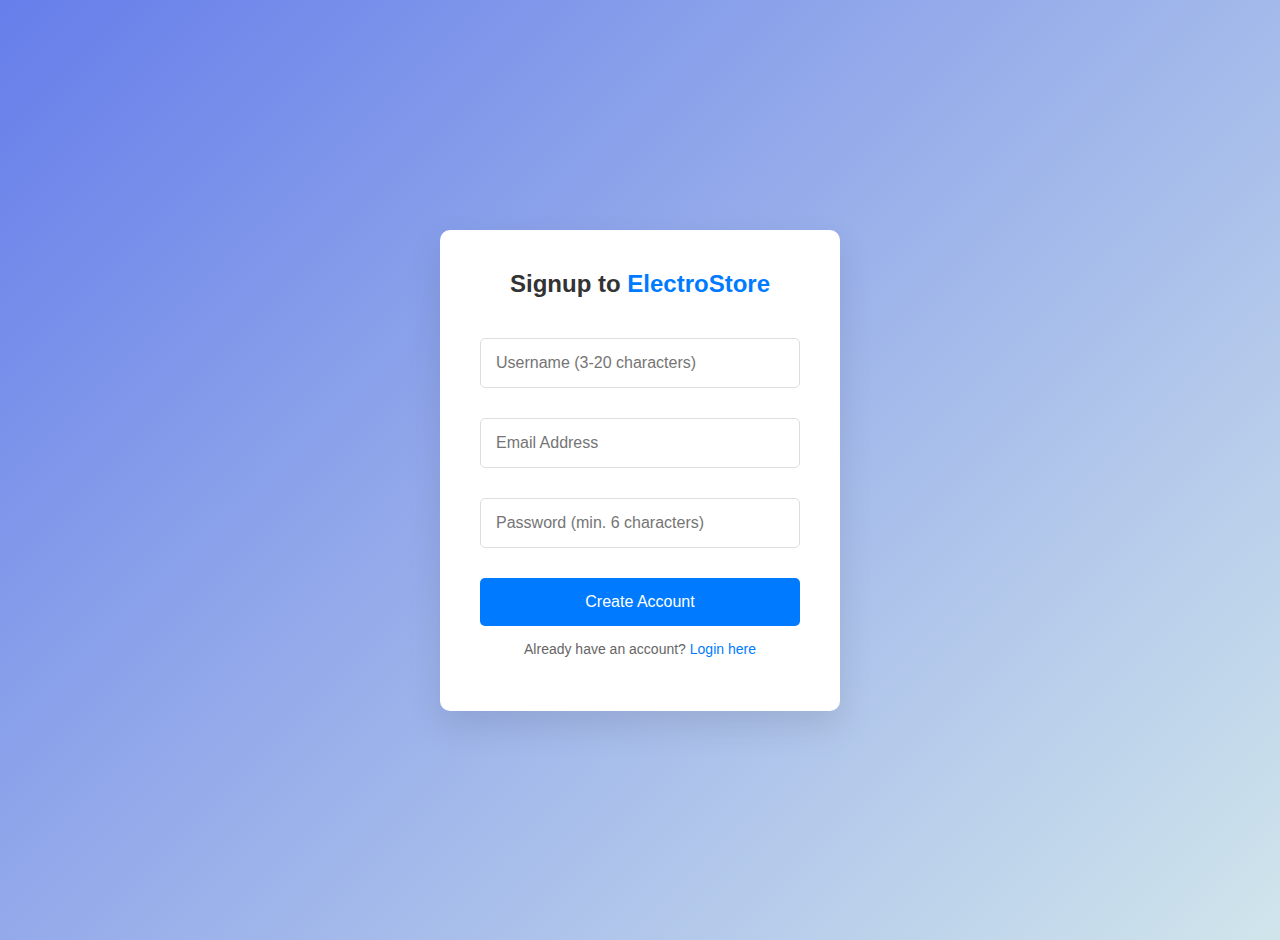
<file: Signup - ElectroStore.html>
<!DOCTYPE html>
<!-- saved from url=(0041)http://localhost:3000/api/auth/signup.php -->
<html lang="en"><head><meta http-equiv="Content-Type" content="text/html; charset=UTF-8">
    
    <meta name="viewport" content="width=device-width, initial-scale=1.0">
    <title>Signup - ElectroStore</title>

    <!-- Google Font -->
    <link href="./Signup - ElectroStore_files/css2" rel="stylesheet">

    <!-- FIXED: CSS path for api/auth folder structure -->
    <link rel="stylesheet" href="./Signup - ElectroStore_files/style.css">

    <style>
        /* Fallback styles in case external CSS doesn't load */
        body {
            font-family: 'Poppins', Arial, sans-serif;
            background: linear-gradient(135deg, #667eea 0%, #d0e5ebff 100%);
            margin: 0;
            padding: 20px;
            min-height: 100vh;
            display: flex;
            align-items: center;
            justify-content: center;
        }
        
        .login-container {
            background: white;
            padding: 40px;
            border-radius: 10px;
            box-shadow: 0 15px 35px rgba(0, 0, 0, 0.1);
            max-width: 400px;
            width: 100%;
        }
        
        .form-heading {
            text-align: center;
            margin-bottom: 30px;
        }
        
        .form-heading a {
            text-decoration: none;
            color: #333;
            font-size: 24px;
        }
        
        .form-heading strong {
            color: #007bff;
        }
        
        .success-message {
            background-color: #d4edda;
            border: 1px solid #c3e6cb;
            color: #155724;
            padding: 15px;
            border-radius: 5px;
            margin-bottom: 20px;
            font-size: 14px;
        }
        
        .error-message {
            background-color: #f8d7da;
            border: 1px solid #f5c6cb;
            color: #721c24;
            padding: 15px;
            border-radius: 5px;
            margin-bottom: 20px;
            font-size: 14px;
        }
        
        form {
            display: flex;
            flex-direction: column;
        }
        
        .visually-hidden {
            position: absolute !important;
            width: 1px !important;
            height: 1px !important;
            padding: 0 !important;
            margin: -1px !important;
            overflow: hidden !important;
            clip: rect(0, 0, 0, 0) !important;
            white-space: nowrap !important;
            border: 0 !important;
        }
        
        input[type="text"], input[type="email"], input[type="password"] {
            padding: 15px;
            margin-bottom: 20px;
            border: 1px solid #ddd;
            border-radius: 5px;
            font-size: 16px;
            transition: border-color 0.3s, box-shadow 0.3s;
        }
        
        input[type="text"]:focus, input[type="email"]:focus, input[type="password"]:focus {
            outline: none;
            border-color: #007bff;
            box-shadow: 0 0 0 2px rgba(0, 123, 255, 0.25);
        }
        
        button {
            background: #007bff;
            color: white;
            padding: 15px;
            border: none;
            border-radius: 5px;
            font-size: 16px;
            font-weight: 500;
            cursor: pointer;
            transition: background-color 0.3s, transform 0.1s;
        }
        
        button:hover {
            background: #0056b3;
            transform: translateY(-1px);
        }
        
        button:active {
            transform: translateY(0);
        }
        
        p {
            text-align: center;
            margin-top: 20px;
            color: #666;
        }
        
        p a {
            color: #007bff;
            text-decoration: none;
            font-weight: 500;
        }
        
        p a:hover {
            text-decoration: underline;
        }
        
        .loading {
            opacity: 0.6;
            pointer-events: none;
        }
        
        .password-strength {
            font-size: 12px;
            margin-top: -15px;
            margin-bottom: 15px;
            padding: 5px;
        }
        
        .weak { color: #dc3545; }
        .medium { color: #ffc107; }
        .strong { color: #28a745; }
    </style>
</head>
<body>

    <div class="login-container">
        <div class="form-heading">
            <!-- FIXED: Link path for api/auth folder structure -->
            <a href="http://localhost:3000/index.php" style="text-decoration: none; color: #333;">Signup to <strong style="color: #007bff;">ElectroStore</strong></a>
        </div>

        
        
        <!-- Enhanced form with better validation -->
        <form id="signupForm" onsubmit="return handleSubmit()" method="POST" action="http://localhost:3000/api/auth/signup.php">
            <label for="username" class="visually-hidden">Username</label>
            <input type="text" id="username" name="username" placeholder="Username (3-20 characters)" required="" minlength="3" maxlength="20" autocomplete="username">

            <label for="email" class="visually-hidden">Email</label>
            <input type="email" id="email" name="email" placeholder="Email Address" required="" autocomplete="email">

            <label for="password" class="visually-hidden">Password</label>
            <input type="password" id="password" name="password" placeholder="Password (min. 6 characters)" required="" minlength="6" autocomplete="new-password">
            
            <div id="passwordStrength" class="password-strength" style="display: none;"></div>

            <button type="submit" id="signupBtn">Create Account</button>
        </form>

        <p>Already have an account? <a href="http://localhost:3000/api/auth/login.php">Login here</a></p>
    </div>

    <!-- FIXED: JavaScript path for api/auth folder structure -->
    <script src="./Signup - ElectroStore_files/validation.js.download"></script>
    <script>
        // Enhanced validation and user experience
        function handleSubmit() {
            const form = document.getElementById('signupForm');
            const btn = document.getElementById('signupBtn');
            const username = document.getElementById('username').value.trim();
            const email = document.getElementById('email').value.trim();
            const password = document.getElementById('password').value;

            // Client-side validation
            if (username.length < 3 || username.length > 20) {
                alert('Username must be between 3 and 20 characters.');
                return false;
            }

            if (!/^[a-zA-Z0-9_]+$/.test(username)) {
                alert('Username can only contain letters, numbers, and underscores.');
                return false;
            }

            if (password.length < 6) {
                alert('Password must be at least 6 characters long.');
                return false;
            }

            // Show loading state
            btn.textContent = 'Creating Account...';
            form.classList.add('loading');
            
            return true;
        }

        // Password strength indicator
        document.getElementById('password').addEventListener('input', function() {
            const password = this.value;
            const strengthDiv = document.getElementById('passwordStrength');
            
            if (password.length === 0) {
                strengthDiv.style.display = 'none';
                return;
            }
            
            strengthDiv.style.display = 'block';
            
            let strength = 0;
            let feedback = '';
            
            if (password.length >= 6) strength++;
            if (/[a-z]/.test(password) && /[A-Z]/.test(password)) strength++;
            if (/\d/.test(password)) strength++;
            if (/[!@#$%^&*(),.?":{}|<>]/.test(password)) strength++;
            
            if (strength < 2) {
                strengthDiv.className = 'password-strength weak';
                feedback = 'Weak password';
            } else if (strength < 3) {
                strengthDiv.className = 'password-strength medium';
                feedback = 'Medium strength';
            } else {
                strengthDiv.className = 'password-strength strong';
                feedback = 'Strong password';
            }
            
            strengthDiv.textContent = feedback;
        });

        // Remove loading state if there's an error and page reloads
        window.addEventListener('load', function() {
            const form = document.getElementById('signupForm');
            const btn = document.getElementById('signupBtn');
            
            if (form.classList.contains('loading')) {
                form.classList.remove('loading');
                btn.textContent = 'Create Account';
            }
        });

        // Username validation on input
        document.getElementById('username').addEventListener('input', function() {
            const username = this.value;
            if (username && !/^[a-zA-Z0-9_]*$/.test(username)) {
                this.setCustomValidity('Username can only contain letters, numbers, and underscores.');
            } else {
                this.setCustomValidity('');
            }
        });
    </script>

</body></html>
</file>
<file: Signup - ElectroStore_files/style.css>
/* Base styles */
body {
  font-family: "Poppins", sans-serif;
  background-color: #f6f6f6;
  padding: 20px;
  display: flex;
  justify-content: center;
  align-items: center;
  min-height: 100vh;
  margin: 0;
}

/* Center container for login */
.login-container {
  background: white;
  padding: 30px 25px;
  border-radius: 10px;
  box-shadow: 0 4px 12px rgba(0, 0, 0, 0.1);
  width: 100%;
  max-width: 400px;
  box-sizing: border-box;
  text-align: center;
}

/* Headings inside the container */
.login-container h2 {
  margin-bottom: 20px;
  font-size: 24px;
  color: #333;
}

/* Form inputs and buttons */
input,
button {
  margin-top: 10px;
  padding: 12px;
  width: 100%;
  border: 1px solid #ccc;
  border-radius: 5px;
  transition: all 0.3s ease;
  font-size: 14px;
  box-sizing: border-box;
}

/* Input focus */
input:focus {
  border-color: #000;
  outline: none;
}

/* Button style */
button {
  background-color: #000;
  color: white;
  cursor: pointer;
  font-weight: 500;
}

/* Button hover */
button:hover {
  background-color: #333;
}

/* Paragraph and links */
.login-container p {
  margin-top: 15px;
  font-size: 14px;
}

.login-container a {
  color: #007bff;
  text-decoration: none;
}

.login-container a:hover {
  text-decoration: underline;
}

/* For screen readers only */
.visually-hidden {
  position: absolute;
  left: -9999px;
}
.form-heading {
  text-align: right;
  font-size: 18px;
  font-weight: bold;
  color: #333;
  margin-bottom: 10px;
}
</file>
